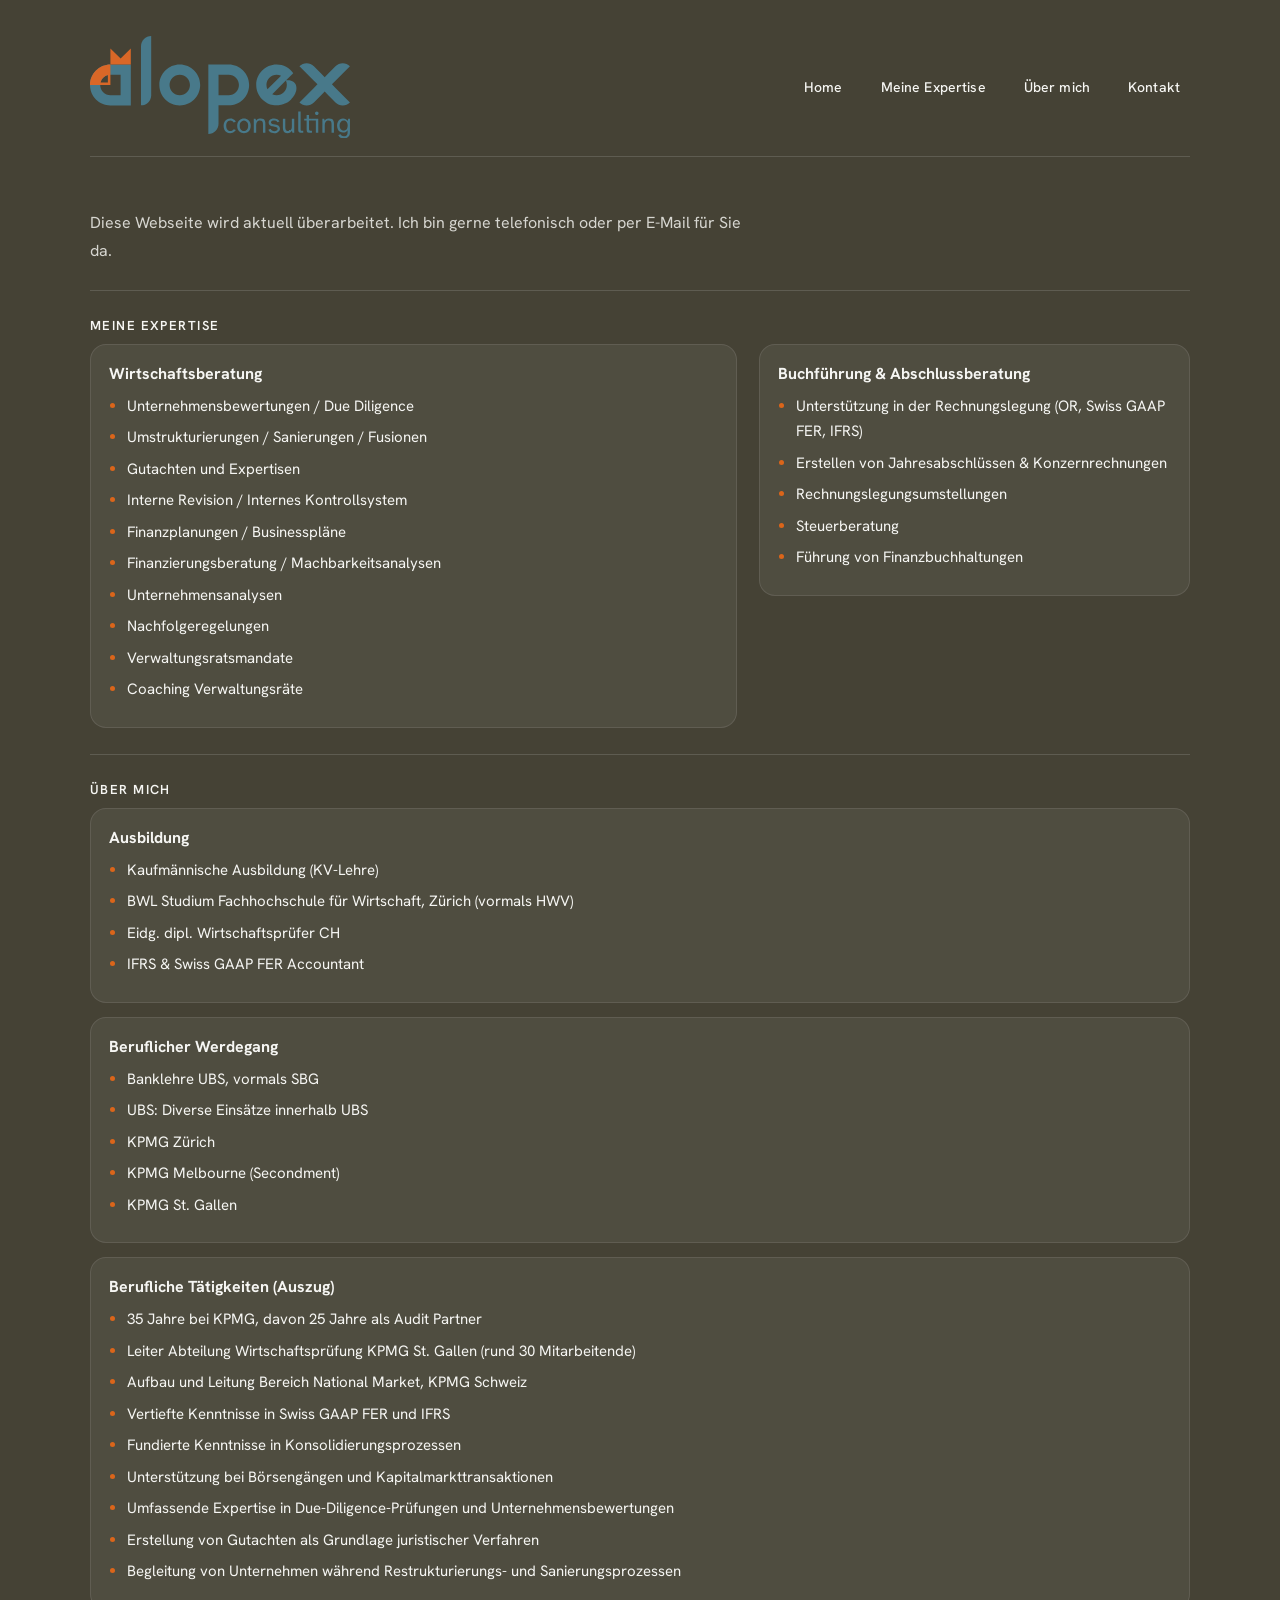
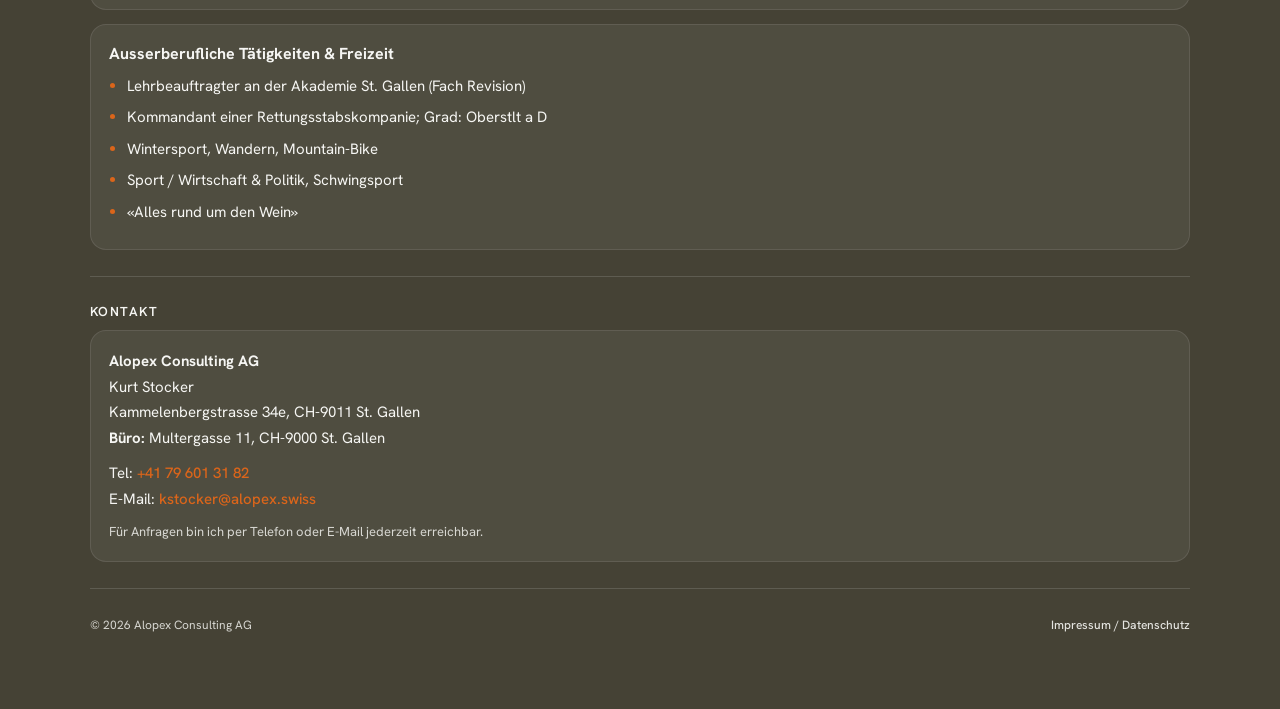
<file: index.html>
<!DOCTYPE html>
<html lang="de">
<head>
  <meta charset="UTF-8" />
  <meta name="viewport" content="width=device-width, initial-scale=1.0" />
  <title>Alopex Consulting AG</title>

  <link rel="preconnect" href="https://fonts.googleapis.com" />
  <link rel="preconnect" href="https://fonts.gstatic.com" crossorigin />
  <link href="https://fonts.googleapis.com/css2?family=Hanken+Grotesk:wght@300;400;500;600&display=swap" rel="stylesheet" />

  <link rel="stylesheet" href="styles.css" />
</head>

<body>
  <div class="shell">
    <div class="wrap">

      <!-- TOPBAR / NAV -->
      <div class="topbar">
        <div class="brand">
          <div class="logo" aria-label="Alopex Consulting AG Logo" role="img">
            <svg xmlns="http://www.w3.org/2000/svg" viewBox="0 0 192.24 75.65" aria-label="Alopex Consulting AG Logo" role="img">
              <defs>
                <style>
                  .cls-1 { fill: #d96727; }
                  .cls-2 { fill: #48798a; }
                </style>
              </defs>
              <path class="cls-2" d="M15.09,21.12h0c-8.33,0-15.09,6.76-15.09,15.09h0c0,8.33,6.76,15.09,15.09,15.09h15.09v-30.17h-15.09ZM22.63,36.2v7.54h-7.54c-4.16,0-7.54-3.38-7.54-7.54h0c0-4.16,3.38-7.54,7.54-7.54h7.54v7.54Z"/>
              <path class="cls-2" d="M45.25,0c-4.16,0-7.54,3.38-7.54,7.54v43.75h0c4.16,0,7.54-3.38,7.54-7.54V0h0Z"/>
              <path class="cls-2" d="M102.58,21.12h-15.09v51.29h0c4.16,0,7.54-3.38,7.54-7.54v-13.58h7.54c8.33,0,15.09-6.76,15.09-15.09h0c0-8.33-6.76-15.09-15.09-15.09h0ZM110.12,36.2c0,4.16-3.38,7.54-7.54,7.54h-7.54v-15.09h7.54c4.16,0,7.54,3.38,7.54,7.54h0Z"/>
              <path class="cls-2" d="M66.37,21.12c-8.33,0-15.09,6.76-15.09,15.09s6.76,15.09,15.09,15.09,15.09-6.76,15.09-15.09-6.76-15.09-15.09-15.09ZM66.37,43.75c-4.16,0-7.54-3.38-7.54-7.54s3.38-7.54,7.54-7.54,7.54,3.38,7.54,7.54-3.38,7.54-7.54,7.54Z"/>
              <path class="cls-2" d="M178.87,35.75l2.65-2.65,10.68-10.68c-2.96-2.96-7.72-2.96-10.68,0l-5.34,5.34-2.65,2.65-2.65-2.65-5.34-5.34c-2.96-2.96-7.72-2.96-10.68,0h0l10.68,10.68,2.65,2.65-2.65,2.65-10.68,10.68h0c2.96,2.96,7.72,2.96,10.68,0l5.34-5.34,2.65-2.65,2.65,2.65,5.34,5.34c2.96,2.96,7.72,2.96,10.68,0l-10.68-10.68-2.65-2.65Z"/>
              <g>
                <path class="cls-2" d="M103.66,71.85c-1,0-1.87-.24-2.6-.69-.72-.48-1.3-1.12-1.69-1.93-.39-.82-.6-1.75-.6-2.81s.21-1.96.63-2.81c.42-.82,1-1.48,1.75-1.93.75-.48,1.66-.69,2.69-.69s1.21.12,1.72.33.93.51,1.33.84c.39.36.69.75.91,1.18l-1.63.6c-.21-.42-.54-.75-1-1.03-.42-.24-.93-.39-1.45-.39s-1.03.15-1.48.42-.84.69-1.12,1.27c-.27.57-.42,1.3-.42,2.17s.15,1.6.42,2.17c.3.57.66,1.03,1.12,1.3.45.27.93.42,1.48.42s1.09-.12,1.51-.39c.42-.27.75-.57,1-1l1.63.6c-.24.45-.6.84-1.03,1.21s-.91.63-1.45.84-1.12.3-1.72.3h0Z"/>
                <path class="cls-2" d="M113.83,71.85c-.6,0-1.21-.09-1.78-.3-.6-.21-1.12-.54-1.6-1s-.87-1-1.18-1.69-.45-1.51-.45-2.44.15-1.75.45-2.44.69-1.27,1.18-1.69,1.03-.78,1.6-1c.6-.21,1.18-.3,1.78-.3s1.21.09,1.78.3c.6.21,1.12.54,1.6,1s.87,1,1.18,1.69.45,1.51.45,2.44-.15,1.75-.45,2.44-.69,1.27-1.18,1.69c-.48.45-1.03.78-1.6,1-.6.21-1.18.3-1.78.3ZM113.83,70.31c.54,0,1.03-.15,1.51-.42s.84-.69,1.15-1.27.45-1.3.45-2.2-.15-1.63-.45-2.2c-.3-.57-.69-1-1.15-1.27-.48-.27-.97-.42-1.51-.42s-1.03.15-1.51.42-.87.69-1.18,1.27-.45,1.3-.45,2.2.15,1.63.45,2.2c.3.57.69,1,1.18,1.27s.97.42,1.51.42Z"/>
                <path class="cls-2" d="M121.1,71.61v-10.47h1.3l.45,1.57c.21-.33.45-.63.75-.91s.66-.48,1.09-.63c.42-.15.93-.24,1.54-.24.84,0,1.51.18,2.02.51.51.33.87.82,1.09,1.42.21.6.33,1.3.33,2.11v6.64h-1.78v-6.09c0-.54-.06-1.03-.15-1.48s-.3-.82-.63-1.12-.84-.42-1.51-.42-1.54.3-2.02.87c-.48.57-.72,1.45-.72,2.56v5.67h-1.78.03Z"/>
                <path class="cls-2" d="M136.25,71.85c-.6,0-1.21-.09-1.78-.27s-1.12-.48-1.57-.87c-.45-.39-.82-.87-1.06-1.48l1.72-.63c.15.57.51,1.03,1.03,1.3.54.3,1.09.45,1.66.45s1.27-.15,1.75-.45.72-.69.72-1.18-.18-.78-.54-1.03-.93-.45-1.72-.6l-1.24-.27c-.6-.15-1.12-.33-1.6-.54s-.84-.51-1.12-.91-.42-.87-.42-1.48.18-1.12.54-1.57.84-.78,1.48-1.03c.6-.24,1.3-.36,2.02-.36s1.69.18,2.41.54c.75.36,1.27.91,1.6,1.66l-1.66.6c-.18-.42-.51-.75-1-1-.48-.21-.97-.33-1.51-.33s-1.09.12-1.51.36-.63.6-.63,1.06.15.66.45.87.75.36,1.36.51l1.24.27c.72.15,1.36.36,1.9.6s.93.57,1.24.97.45.93.45,1.6-.18,1.21-.57,1.69-.87.87-1.54,1.12c-.63.27-1.36.39-2.17.39h.07Z"/>
                <path class="cls-2" d="M145.96,71.85c-.82,0-1.48-.18-1.96-.51s-.84-.82-1.06-1.45c-.21-.6-.33-1.3-.33-2.11v-6.67h1.78v6.12c0,.54.06,1.03.15,1.51.09.45.3.84.63,1.12.3.27.78.42,1.42.42s1.48-.3,1.96-.87.69-1.42.69-2.53v-5.73h1.78v10.47h-1.33l-.45-1.51c-.3.51-.69.93-1.21,1.27-.51.33-1.21.51-2.08.51v-.03h0Z"/>
                <path class="cls-2" d="M156.46,71.61c-.63,0-1.15-.06-1.51-.21s-.63-.39-.78-.75-.21-.87-.21-1.54v-13.25h1.78v13.03c0,.45.06.75.21.91.12.15.45.24,1,.24h.72v1.57h-1.21Z"/>
                <path class="cls-2" d="M162.64,71.61c-.66,0-1.18-.06-1.54-.21-.36-.12-.6-.39-.72-.78s-.21-.93-.21-1.66v-6.43h-1.78v-1.42h1.78v-2.62h1.78v2.62h2.17v1.42h-2.17v6.12c0,.6.06.97.21,1.12.12.15.42.24.87.24h1.09v1.57h-1.48v.03h0Z"/>
                <path class="cls-2" d="M166.99,71.61v-9.08h-2.87v-1.42h4.65v10.5h-1.78ZM167.68,58.48c-.36,0-.66-.12-.91-.39-.27-.27-.39-.57-.39-.91s.12-.66.39-.93c.27-.24.57-.39.91-.39s.66.12.93.39c.24.24.39.57.39.93s-.12.66-.39.91c-.24.27-.57.39-.93.39Z"/>
                <path class="cls-2" d="M171.81,71.61v-10.47h1.3l.45,1.57c.21-.33.45-.63.75-.91s.66-.48,1.09-.63c.42-.15.93-.24,1.54-.24.84,0,1.51.18,2.02.51.51.33.87.82,1.09,1.42.21.6.33,1.3.33,2.11v6.64h-1.78v-6.09c0-.54-.06-1.03-.15-1.48s-.3-.82-.63-1.12-.84-.42-1.51-.42-1.54.3-2.02.87c-.48.57-.72,1.45-.72,2.56v5.67h-1.78.03Z"/>
                <path class="cls-2" d="M187.65,75.65c-.57,0-1.12-.09-1.69-.24-.57-.15-1.06-.42-1.48-.78-.42-.36-.72-.84-.91-1.42l1.72-.51c.15.45.45.82.91,1.06s.97.36,1.6.36.97-.09,1.36-.27.69-.45.93-.84.36-.93.36-1.57v-1.78c-.33.54-.75,1-1.3,1.3-.54.33-1.21.48-2.05.48s-1.51-.21-2.17-.6-1.21-1-1.63-1.78c-.42-.78-.63-1.72-.63-2.84s.21-2.08.63-2.84c.42-.78.97-1.36,1.63-1.78s1.39-.6,2.17-.6,1.51.15,2.05.48.97.78,1.3,1.33l.48-1.66h1.3v10.29c0,.93-.18,1.72-.57,2.32-.39.63-.91,1.09-1.6,1.42-.69.3-1.48.48-2.38.48h-.03,0ZM187.53,69.95c.54,0,1.03-.12,1.48-.39.45-.24.82-.66,1.09-1.21s.42-1.27.42-2.14-.15-1.6-.42-2.14-.63-.93-1.09-1.18-.93-.36-1.48-.36c-.84,0-1.57.33-2.11.97-.54.63-.84,1.57-.84,2.75s.27,2.11.84,2.78c.54.63,1.27.97,2.11.97v-.03h0Z"/>
              </g>
              <g>
                <polygon class="cls-1" points="22.63 16.71 15.09 9.17 15.09 21.12 30.17 21.12 30.17 9.17 22.63 16.71"/>
                <path class="cls-1" d="M0,36.2h15.09v-15.09h0c-8.33,0-15.09,6.76-15.09,15.09ZM13.21,34.33h-5.43c.69-2.65,2.78-4.74,5.43-5.43v5.43Z"/>
              </g>
              <g>
                <path class="cls-2" d="M130.24,49.13s-.01,0-.02-.01c0,0-.02-.01-.03-.02.02.01.03.02.05.03h0Z"/>
                <path class="cls-2" d="M151.49,34.85c-.81-1.01-1.99-1.66-3.33-1.95-.45-.09-.92-.15-1.4-.16-.32,0-.64,0-.97.04-.33.03-.66.08-.99.16.47.99.74,2.09.74,3.26,0,4.16-3.38,7.54-7.54,7.54-1.17,0-2.27-.27-3.26-.74l10.06-10.06,5.48-5.48c-2.74-3.84-7.22-6.34-12.29-6.34-8.33,0-15.09,6.76-15.09,15.09,0,4.84,2.29,9.14,5.84,11.9,0,0,0,0,0,0,.19.15.43.33.73.53.29.2.52.34.7.44h0s.04.02.05.03c0,0,.12.07.31.18,0,0,0,0-.02,0,.02.01.04.02.06.03.04.02.07.04.12.07.04.02.07.04.11.06.12.07.24.13.37.2,1.44.74,3.05,1.16,3.05,1.16,2.43.63,4.52.48,5.27.4.87-.09,2.62-.34,4.62-1.23,1.21-.54,2.93-1.49,4.56-3.11.37-.37,1.26-1.3,2.12-2.66.16-.25.55-.89.95-1.76.52-1.13.66-1.81.72-2.12.04-.21.06-.39.07-.51.02-.18.05-.38.07-.6.03-.32.04-.66.03-1.02-.03-1.08-.29-2.29-1.13-3.35h0ZM138,28.66c1.17,0,2.27.27,3.26.74l-10.06,10.06c-.47-.99-.74-2.09-.74-3.26,0-4.16,3.38-7.54,7.54-7.54h0Z"/>
              </g>
            </svg>
          </div>
        </div>

        <nav aria-label="Hauptmenü">
          <ul>
            <li><a href="#home">Home</a></li>
            <li><a href="#expertise">Meine Expertise</a></li>
            <li><a href="#about">Über mich</a></li>
            <li><a href="#kontakt">Kontakt</a></li>
          </ul>
        </nav>
      </div>

      <main>
        <!-- HOME -->
        <section class="section" id="home">
          <p class="subtitle">
            Diese Webseite wird aktuell überarbeitet. Ich bin gerne telefonisch oder per E-Mail für Sie da.
          </p>
        </section>

        <!-- EXPERTISE -->
        <section class="section" id="expertise">
          <div class="section-title">Meine Expertise</div>

          <div class="grid">
            <div class="card">
              <strong>Wirtschaftsberatung</strong>
              <ul class="list">
                <li>Unternehmensbewertungen / Due Diligence</li>
                <li>Umstrukturierungen / Sanierungen / Fusionen</li>
                <li>Gutachten und Expertisen</li>
                <li>Interne Revision / Internes Kontrollsystem</li>
                <li>Finanzplanungen / Businesspläne</li>
                <li>Finanzierungsberatung / Machbarkeitsanalysen</li>
                <li>Unternehmensanalysen</li>
                <li>Nachfolgeregelungen</li>
                <li>Verwaltungsratsmandate</li>
                <li>Coaching Verwaltungsräte</li>
              </ul>
            </div>

            <div class="card">
              <strong>Buchführung &amp; Abschlussberatung</strong>
              <ul class="list">
                <li>Unterstützung in der Rechnungslegung (OR, Swiss GAAP FER, IFRS)</li>
                <li>Erstellen von Jahresabschlüssen &amp; Konzernrechnungen</li>
                <li>Rechnungslegungsumstellungen</li>
                <li>Steuerberatung</li>
                <li>Führung von Finanzbuchhaltungen</li>
              </ul>
            </div>
          </div>
        </section>

        <!-- ABOUT -->
        <section class="section" id="about">
          <div class="section-title">Über mich</div>

          <div class="cards">
            <div class="card">
              <strong>Ausbildung</strong>
              <ul class="list">
                <li>Kaufmännische Ausbildung (KV-Lehre)</li>
                <li>BWL Studium Fachhochschule für Wirtschaft, Zürich (vormals HWV)</li>
                <li>Eidg. dipl. Wirtschaftsprüfer CH</li>
                <li>IFRS &amp; Swiss GAAP FER Accountant</li>
              </ul>
            </div>

            <div class="card">
              <strong>Beruflicher Werdegang</strong>
              <ul class="list">
                <li>Banklehre UBS, vormals SBG</li>
                <li>UBS: Diverse Einsätze innerhalb UBS</li>
                <li>KPMG Zürich</li>
                <li>KPMG Melbourne (Secondment)</li>
                <li>KPMG St. Gallen</li>
              </ul>
            </div>

            <div class="card">
              <strong>Berufliche Tätigkeiten (Auszug)</strong>
              <ul class="list">
                <li>35 Jahre bei KPMG, davon 25 Jahre als Audit Partner</li>
                <li>Leiter Abteilung Wirtschaftsprüfung KPMG St. Gallen (rund 30 Mitarbeitende)</li>
                <li>Aufbau und Leitung Bereich National Market, KPMG Schweiz</li>
                <li>Vertiefte Kenntnisse in Swiss GAAP FER und IFRS</li>
                <li>Fundierte Kenntnisse in Konsolidierungsprozessen</li>
                <li>Unterstützung bei Börsengängen und Kapitalmarkttransaktionen</li>
                <li>Umfassende Expertise in Due-Diligence-Prüfungen und Unternehmensbewertungen</li>
                <li>Erstellung von Gutachten als Grundlage juristischer Verfahren</li>
                <li>Begleitung von Unternehmen während Restrukturierungs- und Sanierungsprozessen</li>
              </ul>
            </div>

            <div class="card">
              <strong>Ausserberufliche Tätigkeiten &amp; Freizeit</strong>
              <ul class="list">
                <li>Lehrbeauftragter an der Akademie St. Gallen (Fach Revision)</li>
                <li>Kommandant einer Rettungsstabskompanie; Grad: Oberstlt a D</li>
                <li>Wintersport, Wandern, Mountain-Bike</li>
                <li>Sport / Wirtschaft &amp; Politik, Schwingsport</li>
                <li>«Alles rund um den Wein»</li>
              </ul>
            </div>
          </div>
        </section>

        <!-- CONTACT -->
        <section class="section" id="kontakt">
          <div class="section-title">Kontakt</div>

          <div class="card">
            <p class="contact">
              <strong>Alopex Consulting AG</strong><br />
              Kurt Stocker<br />
              Kammelenbergstrasse 34e, CH-9011 St. Gallen<br />
              <strong>Büro:</strong> Multergasse 11, CH-9000 St. Gallen
            </p>

            <p class="contact" style="margin-top:10px;">
              Tel: <a href="tel:+41796013182">+41 79 601 31 82</a><br />
              E-Mail: <a href="mailto:kstocker@alopex.swiss">kstocker@alopex.swiss</a>
            </p>

            <p class="footnote">
              Für Anfragen bin ich per Telefon oder E-Mail jederzeit erreichbar.
            </p>
          </div>
        </section>
      </main>

      <footer>
        <div>© 2026 Alopex Consulting AG</div>
        <div>
          <a href="impressum.html">Impressum / Datenschutz</a>
        </div>
      </footer>


    </div>
  </div>
</body>
</html>
</file>
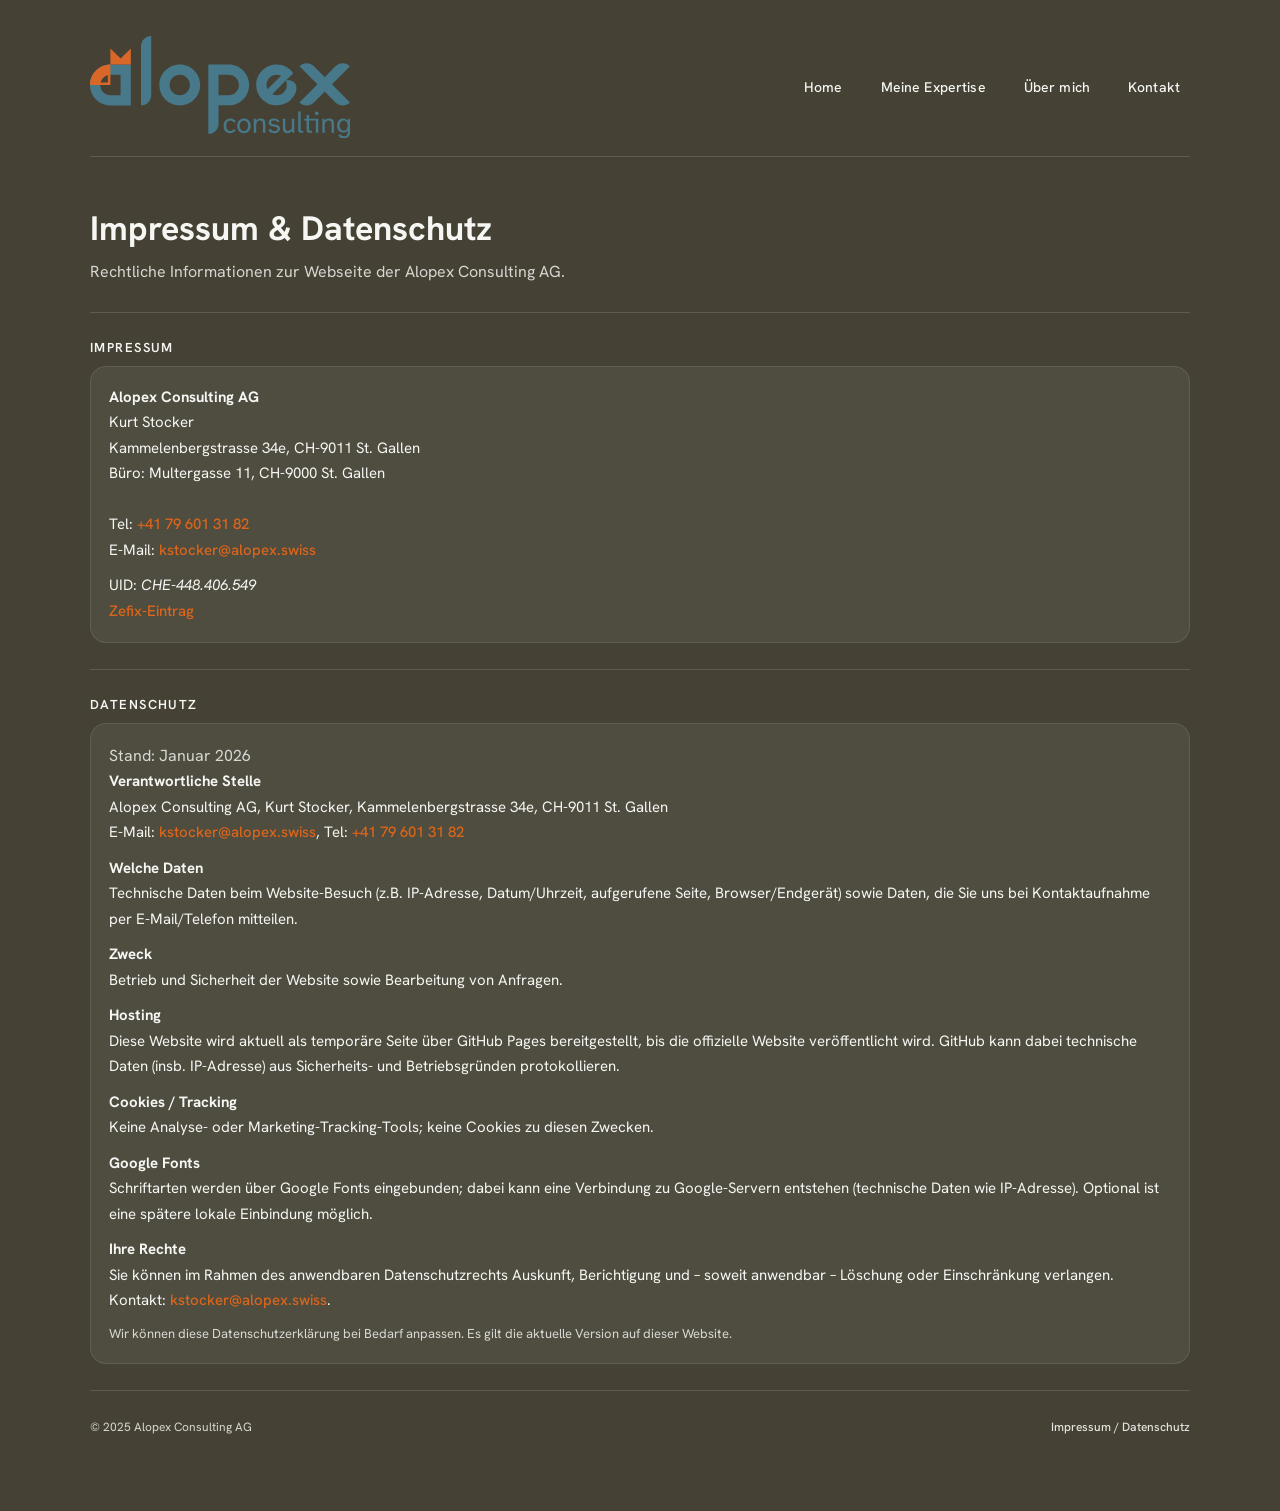
<file: impressum.html>
<!DOCTYPE html>
<html lang="de">
<head>
  <meta charset="UTF-8" />
  <meta name="viewport" content="width=device-width, initial-scale=1.0" />
  <title>Impressum & Datenschutz – Alopex Consulting AG</title>

  <link rel="preconnect" href="https://fonts.googleapis.com" />
  <link rel="preconnect" href="https://fonts.gstatic.com" crossorigin />
  <link href="https://fonts.googleapis.com/css2?family=Hanken+Grotesk:wght@300;400;500;600&display=swap" rel="stylesheet" />

  <link rel="stylesheet" href="styles.css" />
</head>

<body>
  <div class="shell">
    <div class="wrap">

      <div class="topbar">
        <div class="brand">
          <a href="index.html#home" class="logo" aria-label="Alopex Consulting AG" style="text-decoration:none;">
                <svg xmlns="http://www.w3.org/2000/svg" viewBox="0 0 192.24 75.65" aria-label="Alopex Consulting AG Logo" role="img">
                  <defs>
                    <style>
                      .cls-1 { fill: #d96727; }
                      .cls-2 { fill: #48798a; }
                    </style>
                  </defs>
                  <path class="cls-2" d="M15.09,21.12h0c-8.33,0-15.09,6.76-15.09,15.09h0c0,8.33,6.76,15.09,15.09,15.09h15.09v-30.17h-15.09ZM22.63,36.2v7.54h-7.54c-4.16,0-7.54-3.38-7.54-7.54h0c0-4.16,3.38-7.54,7.54-7.54h7.54v7.54Z"/>
                  <path class="cls-2" d="M45.25,0c-4.16,0-7.54,3.38-7.54,7.54v43.75h0c4.16,0,7.54-3.38,7.54-7.54V0h0Z"/>
                  <path class="cls-2" d="M102.58,21.12h-15.09v51.29h0c4.16,0,7.54-3.38,7.54-7.54v-13.58h7.54c8.33,0,15.09-6.76,15.09-15.09h0c0-8.33-6.76-15.09-15.09-15.09h0ZM110.12,36.2c0,4.16-3.38,7.54-7.54,7.54h-7.54v-15.09h7.54c4.16,0,7.54,3.38,7.54,7.54h0Z"/>
                  <path class="cls-2" d="M66.37,21.12c-8.33,0-15.09,6.76-15.09,15.09s6.76,15.09,15.09,15.09,15.09-6.76,15.09-15.09-6.76-15.09-15.09-15.09ZM66.37,43.75c-4.16,0-7.54-3.38-7.54-7.54s3.38-7.54,7.54-7.54,7.54,3.38,7.54,7.54-3.38,7.54-7.54,7.54Z"/>
                  <path class="cls-2" d="M178.87,35.75l2.65-2.65,10.68-10.68c-2.96-2.96-7.72-2.96-10.68,0l-5.34,5.34-2.65,2.65-2.65-2.65-5.34-5.34c-2.96-2.96-7.72-2.96-10.68,0h0l10.68,10.68,2.65,2.65-2.65,2.65-10.68,10.68h0c2.96,2.96,7.72,2.96,10.68,0l5.34-5.34,2.65-2.65,2.65,2.65,5.34,5.34c2.96,2.96,7.72,2.96,10.68,0l-10.68-10.68-2.65-2.65Z"/>
                  <g>
                    <path class="cls-2" d="M103.66,71.85c-1,0-1.87-.24-2.6-.69-.72-.48-1.3-1.12-1.69-1.93-.39-.82-.6-1.75-.6-2.81s.21-1.96.63-2.81c.42-.82,1-1.48,1.75-1.93.75-.48,1.66-.69,2.69-.69s1.21.12,1.72.33.93.51,1.33.84c.39.36.69.75.91,1.18l-1.63.6c-.21-.42-.54-.75-1-1.03-.42-.24-.93-.39-1.45-.39s-1.03.15-1.48.42-.84.69-1.12,1.27c-.27.57-.42,1.3-.42,2.17s.15,1.6.42,2.17c.3.57.66,1.03,1.12,1.3.45.27.93.42,1.48.42s1.09-.12,1.51-.39c.42-.27.75-.57,1-1l1.63.6c-.24.45-.6.84-1.03,1.21s-.91.63-1.45.84-1.12.3-1.72.3h0Z"/>
                    <path class="cls-2" d="M113.83,71.85c-.6,0-1.21-.09-1.78-.3-.6-.21-1.12-.54-1.6-1s-.87-1-1.18-1.69-.45-1.51-.45-2.44.15-1.75.45-2.44.69-1.27,1.18-1.69,1.03-.78,1.6-1c.6-.21,1.18-.3,1.78-.3s1.21.09,1.78.3c.6.21,1.12.54,1.6,1s.87,1,1.18,1.69.45,1.51.45,2.44-.15,1.75-.45,2.44-.69,1.27-1.18,1.69c-.48.45-1.03.78-1.6,1-.6.21-1.18.3-1.78.3ZM113.83,70.31c.54,0,1.03-.15,1.51-.42s.84-.69,1.15-1.27.45-1.3.45-2.2-.15-1.63-.45-2.2c-.3-.57-.69-1-1.15-1.27-.48-.27-.97-.42-1.51-.42s-1.03.15-1.51.42-.87.69-1.18,1.27-.45,1.3-.45,2.2.15,1.63.45,2.2c.3.57.69,1,1.18,1.27s.97.42,1.51.42Z"/>
                    <path class="cls-2" d="M121.1,71.61v-10.47h1.3l.45,1.57c.21-.33.45-.63.75-.91s.66-.48,1.09-.63c.42-.15.93-.24,1.54-.24.84,0,1.51.18,2.02.51.51.33.87.82,1.09,1.42.21.6.33,1.3.33,2.11v6.64h-1.78v-6.09c0-.54-.06-1.03-.15-1.48s-.3-.82-.63-1.12-.84-.42-1.51-.42-1.54.3-2.02.87c-.48.57-.72,1.45-.72,2.56v5.67h-1.78.03Z"/>
                    <path class="cls-2" d="M136.25,71.85c-.6,0-1.21-.09-1.78-.27s-1.12-.48-1.57-.87c-.45-.39-.82-.87-1.06-1.48l1.72-.63c.15.57.51,1.03,1.03,1.3.54.3,1.09.45,1.66.45s1.27-.15,1.75-.45.72-.69.72-1.18-.18-.78-.54-1.03-.93-.45-1.72-.6l-1.24-.27c-.6-.15-1.12-.33-1.6-.54s-.84-.51-1.12-.91-.42-.87-.42-1.48.18-1.12.54-1.57.84-.78,1.48-1.03c.6-.24,1.3-.36,2.02-.36s1.69.18,2.41.54c.75.36,1.27.91,1.6,1.66l-1.66.6c-.18-.42-.51-.75-1-1-.48-.21-.97-.33-1.51-.33s-1.09.12-1.51.36-.63.6-.63,1.06.15.66.45.87.75.36,1.36.51l1.24.27c.72.15,1.36.36,1.9.6s.93.57,1.24.97.45.93.45,1.6-.18,1.21-.57,1.69-.87.87-1.54,1.12c-.63.27-1.36.39-2.17.39h.07Z"/>
                    <path class="cls-2" d="M145.96,71.85c-.82,0-1.48-.18-1.96-.51s-.84-.82-1.06-1.45c-.21-.6-.33-1.3-.33-2.11v-6.67h1.78v6.12c0,.54.06,1.03.15,1.51.09.45.3.84.63,1.12.3.27.78.42,1.42.42s1.48-.3,1.96-.87.69-1.42.69-2.53v-5.73h1.78v10.47h-1.33l-.45-1.51c-.3.51-.69.93-1.21,1.27-.51.33-1.21.51-2.08.51v-.03h0Z"/>
                    <path class="cls-2" d="M156.46,71.61c-.63,0-1.15-.06-1.51-.21s-.63-.39-.78-.75-.21-.87-.21-1.54v-13.25h1.78v13.03c0,.45.06.75.21.91.12.15.45.24,1,.24h.72v1.57h-1.21Z"/>
                    <path class="cls-2" d="M162.64,71.61c-.66,0-1.18-.06-1.54-.21-.36-.12-.6-.39-.72-.78s-.21-.93-.21-1.66v-6.43h-1.78v-1.42h1.78v-2.62h1.78v2.62h2.17v1.42h-2.17v6.12c0,.6.06.97.21,1.12.12.15.42.24.87.24h1.09v1.57h-1.48v.03h0Z"/>
                    <path class="cls-2" d="M166.99,71.61v-9.08h-2.87v-1.42h4.65v10.5h-1.78ZM167.68,58.48c-.36,0-.66-.12-.91-.39-.27-.27-.39-.57-.39-.91s.12-.66.39-.93c.27-.24.57-.39.91-.39s.66.12.93.39c.24.24.39.57.39.93s-.12.66-.39.91c-.24.27-.57.39-.93.39Z"/>
                    <path class="cls-2" d="M171.81,71.61v-10.47h1.3l.45,1.57c.21-.33.45-.63.75-.91s.66-.48,1.09-.63c.42-.15.93-.24,1.54-.24.84,0,1.51.18,2.02.51.51.33.87.82,1.09,1.42.21.6.33,1.3.33,2.11v6.64h-1.78v-6.09c0-.54-.06-1.03-.15-1.48s-.3-.82-.63-1.12-.84-.42-1.51-.42-1.54.3-2.02.87c-.48.57-.72,1.45-.72,2.56v5.67h-1.78.03Z"/>
                    <path class="cls-2" d="M187.65,75.65c-.57,0-1.12-.09-1.69-.24-.57-.15-1.06-.42-1.48-.78-.42-.36-.72-.84-.91-1.42l1.72-.51c.15.45.45.82.91,1.06s.97.36,1.6.36.97-.09,1.36-.27.69-.45.93-.84.36-.93.36-1.57v-1.78c-.33.54-.75,1-1.3,1.3-.54.33-1.21.48-2.05.48s-1.51-.21-2.17-.6-1.21-1-1.63-1.78c-.42-.78-.63-1.72-.63-2.84s.21-2.08.63-2.84c.42-.78.97-1.36,1.63-1.78s1.39-.6,2.17-.6,1.51.15,2.05.48.97.78,1.3,1.33l.48-1.66h1.3v10.29c0,.93-.18,1.72-.57,2.32-.39.63-.91,1.09-1.6,1.42-.69.3-1.48.48-2.38.48h-.03,0ZM187.53,69.95c.54,0,1.03-.12,1.48-.39.45-.24.82-.66,1.09-1.21s.42-1.27.42-2.14-.15-1.6-.42-2.14-.63-.93-1.09-1.18-.93-.36-1.48-.36c-.84,0-1.57.33-2.11.97-.54.63-.84,1.57-.84,2.75s.27,2.11.84,2.78c.54.63,1.27.97,2.11.97v-.03h0Z"/>
                  </g>
                  <g>
                    <polygon class="cls-1" points="22.63 16.71 15.09 9.17 15.09 21.12 30.17 21.12 30.17 9.17 22.63 16.71"/>
                    <path class="cls-1" d="M0,36.2h15.09v-15.09h0c-8.33,0-15.09,6.76-15.09,15.09ZM13.21,34.33h-5.43c.69-2.65,2.78-4.74,5.43-5.43v5.43Z"/>
                  </g>
                  <g>
                    <path class="cls-2" d="M130.24,49.13s-.01,0-.02-.01c0,0-.02-.01-.03-.02.02.01.03.02.05.03h0Z"/>
                    <path class="cls-2" d="M151.49,34.85c-.81-1.01-1.99-1.66-3.33-1.95-.45-.09-.92-.15-1.4-.16-.32,0-.64,0-.97.04-.33.03-.66.08-.99.16.47.99.74,2.09.74,3.26,0,4.16-3.38,7.54-7.54,7.54-1.17,0-2.27-.27-3.26-.74l10.06-10.06,5.48-5.48c-2.74-3.84-7.22-6.34-12.29-6.34-8.33,0-15.09,6.76-15.09,15.09,0,4.84,2.29,9.14,5.84,11.9,0,0,0,0,0,0,.19.15.43.33.73.53.29.2.52.34.7.44h0s.04.02.05.03c0,0,.12.07.31.18,0,0,0,0-.02,0,.02.01.04.02.06.03.04.02.07.04.12.07.04.02.07.04.11.06.12.07.24.13.37.2,1.44.74,3.05,1.16,3.05,1.16,2.43.63,4.52.48,5.27.4.87-.09,2.62-.34,4.62-1.23,1.21-.54,2.93-1.49,4.56-3.11.37-.37,1.26-1.3,2.12-2.66.16-.25.55-.89.95-1.76.52-1.13.66-1.81.72-2.12.04-.21.06-.39.07-.51.02-.18.05-.38.07-.6.03-.32.04-.66.03-1.02-.03-1.08-.29-2.29-1.13-3.35h0ZM138,28.66c1.17,0,2.27.27,3.26.74l-10.06,10.06c-.47-.99-.74-2.09-.74-3.26,0-4.16,3.38-7.54,7.54-7.54h0Z"/>
                  </g>
                </svg>
          </a>
        </div>

        <nav aria-label="Hauptmenü">
          <ul>
            <li><a href="index.html#home">Home</a></li>
            <li><a href="index.html#expertise">Meine Expertise</a></li>
            <li><a href="index.html#about">Über mich</a></li>
            <li><a href="index.html#kontakt">Kontakt</a></li>
          </ul>
        </nav>
      </div>

      <main>
        <section class="section">
          <h1>Impressum &amp; Datenschutz</h1>
          <p class="subtitle">Rechtliche Informationen zur Webseite der Alopex Consulting AG.</p>
        </section>

        <section class="section" id="impressum">
          <div class="section-title">Impressum</div>
          <div class="card">
            <p class="contact">
              <strong>Alopex Consulting AG</strong><br />
              Kurt Stocker<br />
              Kammelenbergstrasse 34e, CH-9011 St. Gallen<br />
              Büro: Multergasse 11, CH-9000 St. Gallen<br /><br />
              Tel: <a href="tel:+41796013182">+41 79 601 31 82</a><br />
              E-Mail: <a href="mailto:kstocker@alopex.swiss">kstocker@alopex.swiss</a>
            </p>

            <p class="contact" style="margin-top:10px;">
              UID: <em>CHE-448.406.549</em><br />
              <a href="https://www.zefix.ch/de/search/entity/list/firm/1698004" target="_blank" rel="noopener">Zefix-Eintrag</a>
            </p>
          </div>
        </section>

        <section class="section" id="datenschutz">
          <div class="section-title">Datenschutz</div>
          <div class="card">
            <p class="subtitle">Stand: Januar 2026</p>

            <p class="contact">
              <strong>Verantwortliche Stelle</strong><br />
              Alopex Consulting AG, Kurt Stocker, Kammelenbergstrasse 34e, CH-9011 St. Gallen<br />
              E-Mail: <a href="mailto:kstocker@alopex.swiss">kstocker@alopex.swiss</a>, Tel: <a href="tel:+41796013182">+41 79 601 31 82</a>
            </p>

            <p class="contact" style="margin-top:10px;">
              <strong>Welche Daten</strong><br />
              Technische Daten beim Website-Besuch (z.B. IP-Adresse, Datum/Uhrzeit, aufgerufene Seite, Browser/Endgerät) sowie Daten, die Sie uns bei Kontaktaufnahme per E-Mail/Telefon mitteilen.
            </p>

            <p class="contact" style="margin-top:10px;">
              <strong>Zweck</strong><br />
              Betrieb und Sicherheit der Website sowie Bearbeitung von Anfragen.
            </p>

            <p class="contact" style="margin-top:10px;">
              <strong>Hosting</strong><br />
              Diese Website wird aktuell als temporäre Seite über GitHub Pages bereitgestellt, bis die offizielle Website veröffentlicht wird. GitHub kann dabei technische Daten (insb. IP-Adresse) aus Sicherheits- und Betriebsgründen protokollieren.
            </p>

            <p class="contact" style="margin-top:10px;">
              <strong>Cookies / Tracking</strong><br />
              Keine Analyse- oder Marketing-Tracking-Tools; keine Cookies zu diesen Zwecken.
            </p>

            <p class="contact" style="margin-top:10px;">
              <strong>Google Fonts</strong><br />
              Schriftarten werden über Google Fonts eingebunden; dabei kann eine Verbindung zu Google-Servern entstehen (technische Daten wie IP-Adresse). Optional ist eine spätere lokale Einbindung möglich.
            </p>

            <p class="contact" style="margin-top:10px;">
              <strong>Ihre Rechte</strong><br />
              Sie können im Rahmen des anwendbaren Datenschutzrechts Auskunft, Berichtigung und – soweit anwendbar – Löschung oder Einschränkung verlangen. Kontakt: <a href="mailto:kstocker@alopex.swiss">kstocker@alopex.swiss</a>.
            </p>

            <p class="footnote">
              Wir können diese Datenschutzerklärung bei Bedarf anpassen. Es gilt die aktuelle Version auf dieser Website.
            </p>
          </div>
        </section>
      </main>

      <footer>
        <div>© 2025 Alopex Consulting AG</div>
        <div><a href="impressum.html">Impressum / Datenschutz</a></div>
      </footer>

    </div>
  </div>
</body>
</html>
</file>
<file: styles.css>
:root{
  --bg: #454235;            /* dark background everywhere */
  --text: #f6f6f3;
  --accent: #db651a;
  --muted: rgba(246,246,243,0.82);
  --line: rgba(246,246,243,0.14);
  --content-max: 1100px;
  --pad: 28px;
}

*{ margin:0; padding:0; box-sizing:border-box; }
html{ scroll-behavior:smooth; }
body{
  min-height:100vh;
  background:var(--bg);
  font-family:"Hanken Grotesk", system-ui, -apple-system, Segoe UI, Roboto, sans-serif;
  color:var(--text);
}

/* Full-width layout with centered content */
.shell{
  width:100%;
  padding: calc(var(--pad) + 8px) var(--pad);
}

.wrap{
  max-width: var(--content-max);
  margin: 0 auto;
}

/* Top nav */
.topbar{
  display:flex;
  align-items:center;
  justify-content:space-between;
  gap:18px;
  padding-bottom:18px;
  border-bottom:1px solid var(--line);
}

.brand{
  display:flex;
  align-items:center;
  gap:14px;
  min-width:220px;
}

.logo svg{
  width:260px;
  height:auto;
  display:block;
}

nav ul{
  list-style:none;
  display:flex;
  gap:18px;
  flex-wrap:wrap;
  justify-content:flex-end;
}

nav a{
  color:var(--text);
  text-decoration:none;
  font-weight:500;
  font-size:14px;
  letter-spacing:0.01em;
  padding:8px 10px;
  border-radius:999px;
  transition:background 160ms ease;
  display:inline-block;
}
nav a:hover{ background:rgba(246,246,243,0.10); }
nav a[aria-current="page"]{ background:rgba(246,246,243,0.14); }
nav a:focus-visible{
  outline:2px solid var(--accent);
  outline-offset:2px;
}

/* Sections */
main{
  padding: 26px 0 10px;
}

.section{
  padding: 26px 0;
  border-bottom:1px solid var(--line);
}

.section-title{
  font-size:13px;
  font-weight:600;
  letter-spacing:0.11em;
  text-transform:uppercase;
  color:var(--text);
  margin-bottom:10px;
}

h1{
  font-size:34px;
  margin-bottom:10px;
  line-height:1.15;
}

.subtitle{
  font-size:16px;
  color:var(--muted);
  line-height:1.7;
  max-width:75ch;
}

.grid{
  display:grid;
  grid-template-columns: 1.2fr 0.8fr;
  gap:22px;
  align-items:start;
}

.cards{
  display:grid;
  gap:14px;
}

.card{
  background:rgba(246,246,243,0.06);
  border:1px solid rgba(246,246,243,0.10);
  border-radius:16px;
  padding:18px 18px;
}

.list{
  margin-top:10px;
  padding-left:18px;
  line-height:1.7;
  font-size:15px;
}
.list li{ margin:6px 0; }
.list li::marker{ color:var(--accent); }

.contact{
  font-size:15px;
  line-height:1.7;
}

a{ color:var(--accent); text-decoration:none; font-weight:500; }
a:hover{ text-decoration:underline; }

.footnote{
  color:var(--muted);
  font-size:13px;
  line-height:1.6;
  margin-top:10px;
}

/* Footer */
footer{
  padding:18px 0 40px;
  display:flex;
  align-items:center;
  justify-content:space-between;
  gap:12px;
  flex-wrap:wrap;
  font-size:12px;
  color:var(--muted);
}
footer a{ color:var(--text); opacity:0.9; }
footer a:hover{ opacity:1; }

/* Responsive */
@media (max-width: 820px){
  .grid{ grid-template-columns: 1fr; }
  .logo svg{ width:230px; }
  h1{ font-size:28px; }
}

@media (max-width: 480px){
  :root{ --pad: 18px; }
  nav ul{ gap:10px; }
  nav a{ padding:7px 9px; }
  h1{ font-size:24px; }
}

.section { scroll-margin-top: 110px; }

.topbar{
  position: sticky;
  top: 0;
  background: var(--bg);
  z-index: 10;
  padding-top: 10px;
  margin-top: -10px;
}
</file>
